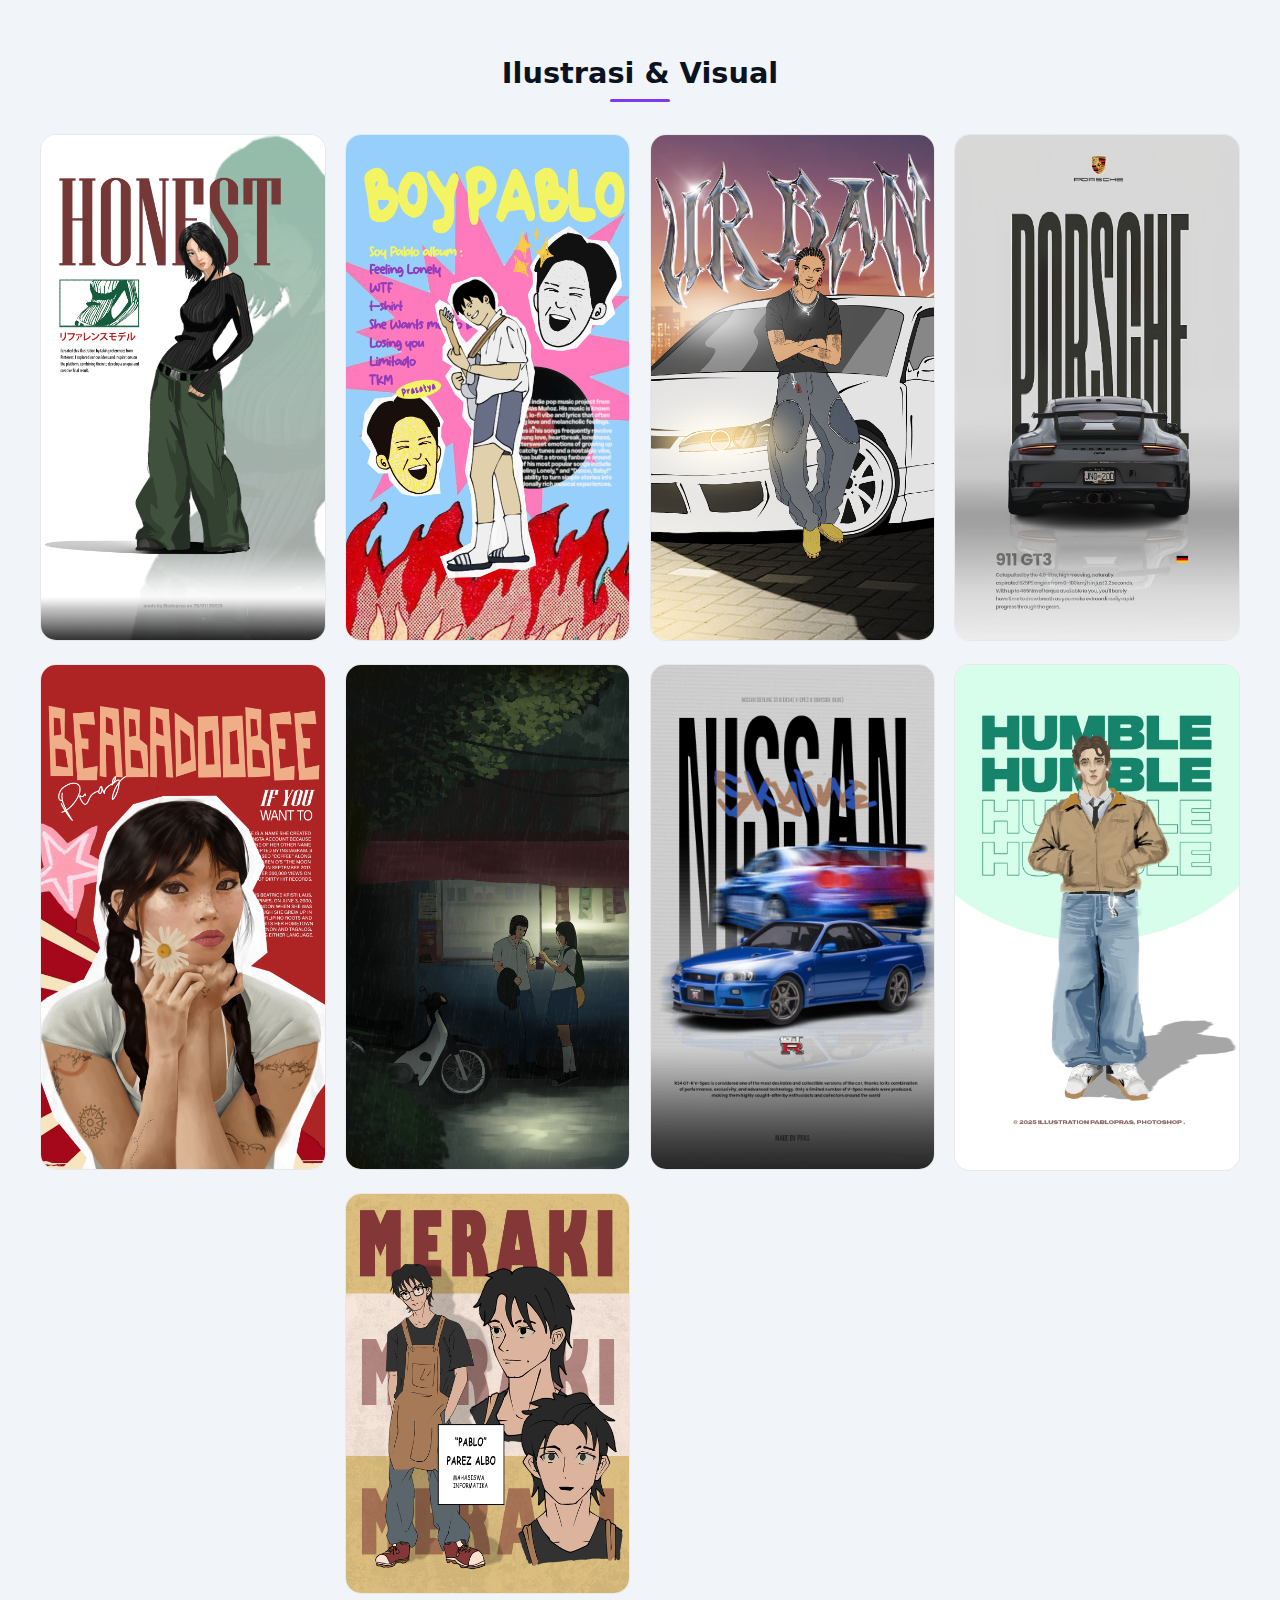
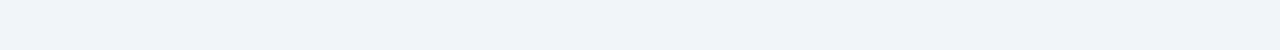
<file: illustrasi/gallery.html>
<!DOCTYPE html>
<html lang="id">
<head>
  <meta charset="UTF-8" />
  <meta name="viewport" content="width=device-width, initial-scale=1.0" />
  <title>Gallery — Portfolio</title>

  <link rel="stylesheet" href="styleilus.css" />
</head>

<body>

  <section class="gallery-section">
    <h2 class="gallery-title">Ilustrasi & Visual</h2>

    <div class="gallery">
      <!-- GANTI FOTO DI SINI -->
      <img src="foto/art1.png" onclick="openModal(this)">
      <img src="foto/beabadoobee.png" onclick="openModal(this)">
      <img src="foto/Boy Pablo poster.png" onclick="openModal(this)">
      <img src="foto/new.png" onclick="openModal(this)">
      <img src="foto/PABLO.png" onclick="openModal(this)">
      <img src="foto/urban.png" onclick="openModal(this)">
      <img src="foto/gtr.jpeg" onclick="openModal(this)">
      <img src="foto/porsche.jpeg" onclick="openModal(this)">
      <img src="foto/humble.jpeg" onclick="openModal(this)">
    </div>
  </section>

  <!-- MODAL -->
  <div class="modal" id="modal">
    <span class="modal-close" onclick="closeModal()">×</span>
    <img id="modalImage">
  </div>

  <script src="script.js"></script>
</body>
</html>
</file>
<file: illustrasi/styleilus.css>
/* ================= ROOT ================= */
:root {
  --bg: #f1f5f9;
  --card: rgba(255, 255, 255, 0.7);
  --text: #0b1220;
  --muted: #64748b;
  --accent: #7c3aed;
  --border: rgba(0, 0, 0, 0.08);
  --radius: 16px;
}

body.dark {
  --bg: #0f172a;
  --card: rgba(17, 24, 39, 0.65);
  --text: #e5e7eb;
  --muted: #9ca3af;
  --border: rgba(255, 255, 255, 0.1);
}

/* ================= RESET ================= */
* {
  box-sizing: border-box;
}

body {
  margin: 0;
  font-family: "Inter", system-ui, sans-serif;
  background: var(--bg);
  color: var(--text);
  padding: 2rem;
  transition: background 0.3s ease, color 0.3s ease;
}

/* ================= SECTION ================= */
.gallery-section {
  max-width: 1200px;
  margin: auto;
}

.gallery-title {
  text-align: center;
  font-size: 1.8rem;
  margin-bottom: 2rem;
}

.gallery-title::after {
  content: "";
  display: block;
  width: 60px;
  height: 3px;
  background: var(--accent);
  margin: 0.6rem auto 0;
  border-radius: 999px;
}

/* ================= MASONRY ================= */
.gallery {
  column-count: 4;
  column-gap: 1.2rem;
}

@media (max-width: 1200px) {
  .gallery { column-count: 3; }
}
@media (max-width: 768px) {
  .gallery { column-count: 2; }
}
@media (max-width: 480px) {
  .gallery { column-count: 1; }
}

/* ================= IMAGE CARD ================= */
.gallery img {
  width: 100%;
  margin-bottom: 1.2rem;
  border-radius: var(--radius);
  cursor: pointer;

  background: var(--card);
  backdrop-filter: blur(10px);
  border: 1px solid var(--border);

  transition:
    transform 0.35s ease,
    box-shadow 0.35s ease;
}

.gallery img:hover {
  transform: translateY(-6px);
  box-shadow:
    0 20px 40px rgba(0, 0, 0, 0.18),
    0 0 0 1px rgba(124, 58, 237, 0.15);
}

/* ================= MODAL ================= */
.modal {
  display: none;
  position: fixed;
  inset: 0;
  z-index: 999;

  background: rgba(15, 23, 42, 0.85);
  backdrop-filter: blur(12px);

  justify-content: center;
  align-items: center;
  animation: fadeIn 0.3s ease;
}

@keyframes fadeIn {
  from { opacity: 0; }
  to { opacity: 1; }
}

.modal img {
  max-width: 90%;
  max-height: 90%;
  border-radius: 18px;
  box-shadow: 0 30px 80px rgba(0, 0, 0, 0.6);
}

/* ================= CLOSE ================= */
.modal-close {
  position: absolute;
  top: 22px;
  right: 28px;
  font-size: 38px;
  color: #fff;
  cursor: pointer;
  opacity: 0.8;
  transition: transform 0.25s ease, opacity 0.25s ease;
}

.modal-close:hover {
  transform: rotate(90deg) scale(1.1);
  opacity: 1;
}
</file>
